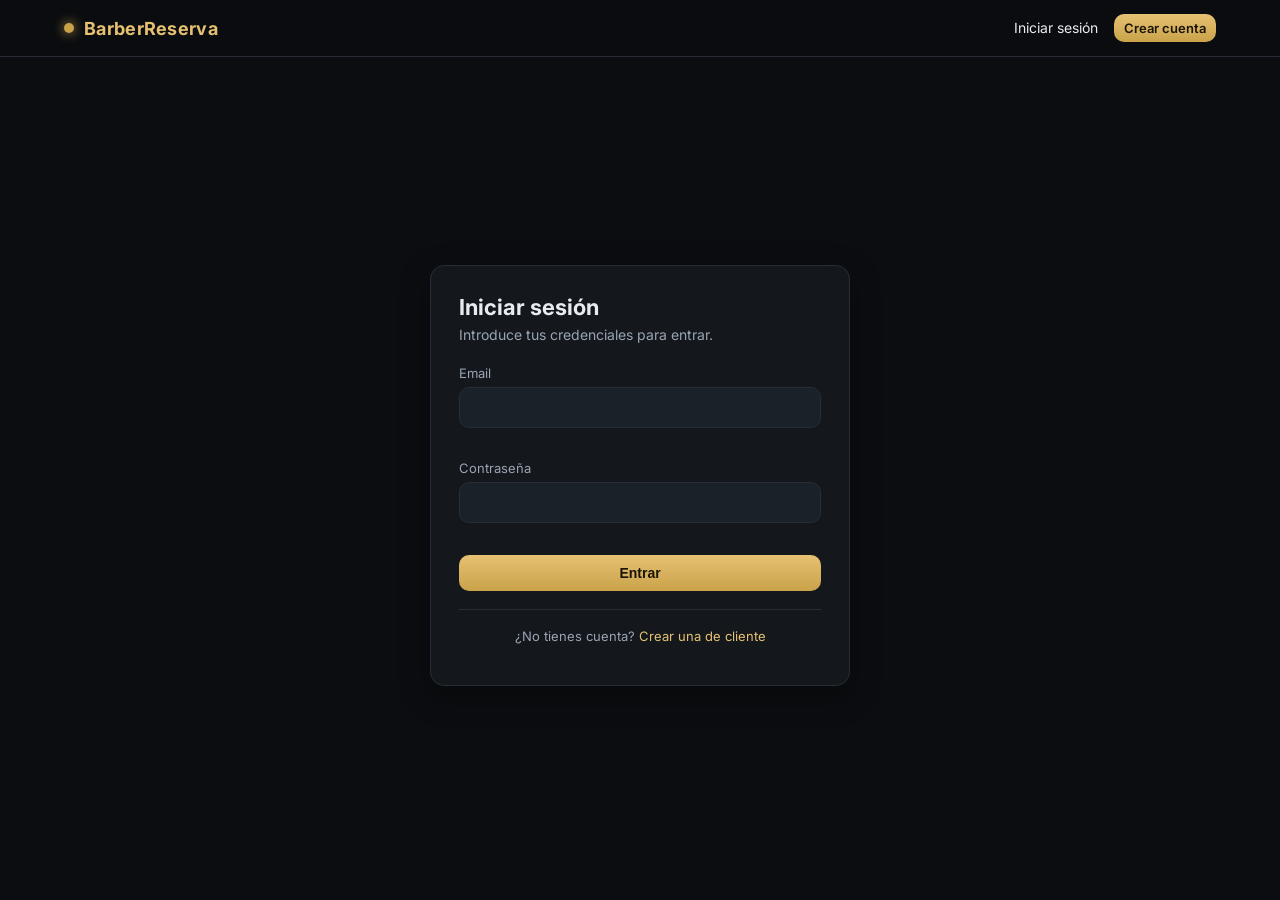
<file: admin.html>
<!doctype html>
<html lang="es">
<head>
  <meta charset="utf-8" />
  <meta name="viewport" content="width=device-width, initial-scale=1" />
  <title>Panel administrador — BarberReserva</title>
  <link rel="preconnect" href="https://fonts.googleapis.com">
  <link rel="preconnect" href="https://fonts.gstatic.com" crossorigin>
  <link href="https://fonts.googleapis.com/css2?family=Inter:wght@400;500;600;700&display=swap" rel="stylesheet">
  <link rel="stylesheet" href="styles.css" />
</head>
<body>
  <nav class="nav">
    <div class="nav-inner">
      <a class="brand" href="index.html"><span class="brand-dot"></span> BarberReserva</a>
      <div class="nav-spacer"></div>
      <div id="nav-actions"></div>
    </div>
  </nav>

  <main class="container">
    <h2 style="margin-top:0">Panel administrador</h2>
    <p class="muted" id="month-label"></p>

    <div class="grid-3">
      <div class="stat"><div class="label">Ingresos del mes</div><div class="value" id="kpi-rev">—</div></div>
      <div class="stat"><div class="label">Reservas del mes</div><div class="value" id="kpi-res">—</div></div>
      <div class="stat"><div class="label">Empleados activos</div><div class="value" id="kpi-emp">—</div></div>
    </div>

    <div class="grid-2" style="margin-top:18px">
      <div class="card">
        <h3 style="margin-top:0">Ingresos por día</h3>
        <div id="day-chart"></div>
      </div>
      <div class="card">
        <h3 style="margin-top:0">Servicios más solicitados</h3>
        <div id="top-services"></div>
      </div>
    </div>

    <div class="card" style="margin-top:18px">
      <h3 style="margin-top:0">Reservas de los trabajadores</h3>
      <p class="muted" style="margin-top:0">Filtra por trabajador y elige un día del calendario para ver las reservas.</p>
      <div class="filters">
        <div class="form-row">
          <label for="f-emp">Trabajador</label>
          <select class="select" id="f-emp"><option value="">Todos</option></select>
        </div>
      </div>
      <div class="cal-wrap" style="margin-top:8px">
        <div id="cal-container"></div>
        <div class="day-panel" id="day-panel"></div>
      </div>
    </div>

    <div class="card" style="margin-top:18px">
      <h3 style="margin-top:0">Comisiones por empleado</h3>
      <table class="table">
        <thead><tr><th>Empleado</th><th>Reservas</th><th>Ingresos</th><th>% Comisión</th><th>Total comisión</th></tr></thead>
        <tbody id="commissions"></tbody>
      </table>
    </div>
  </main>

  <script src="shared.js"></script>
  <script>
    const me = DB.me();
    if (!me || me.role !== 'admin') location.href = 'login.html';
    else {
      const d = DB.adminStats();
      document.getElementById('month-label').textContent = 'Mes en curso: ' + d.month;
      document.getElementById('kpi-rev').textContent = Number(d.totals.revenue).toFixed(2) + ' €';
      document.getElementById('kpi-res').textContent = d.totals.reservations;
      document.getElementById('kpi-emp').textContent = DB.employeesCount();

      function bar(label, val, max) {
        const pct = max > 0 ? Math.round((val / max) * 100) : 0;
        return `<div class="bar-row"><span class="label">${escapeHtml(label)}</span><span class="bar"><i style="width:${pct}%"></i></span><span class="val">${val}</span></div>`;
      }

      const maxRev = Math.max(1, ...d.byDay.map(x => Number(x.revenue) || 0));
      document.getElementById('day-chart').innerHTML = d.byDay.length
        ? d.byDay.map(x => bar(String(x.day).slice(5), Number(x.revenue).toFixed(2), maxRev)).join('')
        : '<p class="muted">Aún no hay datos este mes. Crea una reserva como cliente para ver el panel con datos.</p>';

      const maxC = Math.max(1, ...d.topServices.map(x => x.count));
      document.getElementById('top-services').innerHTML = d.topServices.length
        ? d.topServices.map(x => bar(x.name, x.count, maxC)).join('')
        : '<p class="muted">Aún no hay datos.</p>';

      const tbody = document.getElementById('commissions');
      d.commissions.forEach(c => {
        const tr = document.createElement('tr');
        tr.innerHTML = `
          <td>${escapeHtml(c.name)}</td>
          <td>${c.reservations}</td>
          <td>${Number(c.gross).toFixed(2)} €</td>
          <td>${Number(c.commission_rate).toFixed(0)}%</td>
          <td><strong>${Number(c.commission).toFixed(2)} €</strong></td>`;
        tbody.appendChild(tr);
      });

      // ---- Reservas de los trabajadores (calendario) --------------------
      const empSel = document.getElementById('f-emp');
      DB.employees().forEach(e => {
        const opt = document.createElement('option');
        opt.value = e.id; opt.textContent = e.name;
        empSel.appendChild(opt);
      });

      const MONTHS_FULL = ['enero','febrero','marzo','abril','mayo','junio','julio','agosto','septiembre','octubre','noviembre','diciembre'];
      const DOWS_FULL = ['domingo','lunes','martes','miércoles','jueves','viernes','sábado'];
      function fmtLong(ds) {
        const dt = new Date(ds + 'T00:00:00');
        return `${DOWS_FULL[dt.getDay()]} ${dt.getDate()} de ${MONTHS_FULL[dt.getMonth()]}`;
      }

      function currentList() {
        const filters = {};
        if (empSel.value) filters.employee_id = Number(empSel.value);
        return DB.allReservations(filters);
      }

      function countsForMonth(year, month) {
        const map = {};
        currentList().forEach(r => {
          const dt = new Date(r.reserved_date + 'T00:00:00');
          if (dt.getFullYear() === year && dt.getMonth() === month) {
            map[r.reserved_date] = (map[r.reserved_date] || 0) + 1;
          }
        });
        return map;
      }

      function rcard(x) {
        return `
          <div class="rcard" style="grid-template-columns: 80px 1fr auto">
            <div class="rdate" style="display:flex;flex-direction:column;justify-content:center">
              <div class="rday">${String(x.start_time).slice(0,5)}</div>
              <div class="rmon">${String(x.end_time).slice(0,5)}</div>
            </div>
            <div class="rbody">
              <div class="rserv">${escapeHtml(x.service || '—')}</div>
              <div class="rmeta">
                <span class="avatar" style="width:20px;height:20px;vertical-align:-5px;margin-right:6px"><img src="${avatarUrl(x.employee,40)}" alt=""></span>
                <strong>${escapeHtml(x.employee || '—')}</strong> · cliente: ${escapeHtml(x.client || '—')} ${x.client_phone ? '(' + escapeHtml(x.client_phone) + ')' : ''}
              </div>
              <div style="margin-top:8px">
                <span class="badge ${x.status}">${x.status}</span>
                <span class="badge ${x.payment_status}">${x.payment_status}</span>
                <button class="btn btn-sm" data-id="${x.id}" data-st="completada">Completar</button>
                <button class="btn btn-sm btn-danger" data-id="${x.id}" data-st="cancelada">Cancelar</button>
                <button class="btn btn-sm btn-danger" data-id="${x.id}" data-st="no_show">No vino</button>
                <button class="btn btn-sm" data-id="${x.id}" data-st="pendiente">Reabrir</button>
              </div>
            </div>
            <div class="rright">
              <div class="rprice">${Number(x.amount).toFixed(2)} €</div>
              <div class="rcode">${escapeHtml(x.code)}</div>
            </div>
          </div>`;
      }

      let cal;
      function onSelect(dateStr) {
        const list = currentList().filter(r => r.reserved_date === dateStr);
        const panel = document.getElementById('day-panel');
        if (!list.length) {
          panel.innerHTML = `
            <div class="dphead">
              <div class="dptitle">${fmtLong(dateStr)}</div>
              <div class="dpcount">${dateStr}</div>
            </div>
            <div class="day-empty">
              <div class="em-icon">○</div>
              <div>No hay reservas en esta fecha${empSel.value ? ' para este trabajador' : ''}.</div>
            </div>`;
          return;
        }
        panel.innerHTML = `
          <div class="dphead">
            <div class="dptitle">${fmtLong(dateStr)}</div>
            <div class="dpcount">${list.length} reserva${list.length === 1 ? '' : 's'}</div>
          </div>
          <div class="rgrid">${list.map(rcard).join('')}</div>`;
        panel.querySelectorAll('button[data-id]').forEach(b => {
          b.onclick = () => {
            DB.updateReservationStatus(Number(b.dataset.id), b.dataset.st);
            cal.refresh();
            onSelect(dateStr);
          };
        });
      }

      empSel.addEventListener('change', () => {
        if (cal) { cal.refresh(); onSelect(cal.getSelected()); }
      });

      cal = makeCalendar(document.getElementById('cal-container'), {
        getDateCounts: countsForMonth,
        onSelect,
      });
    }
  </script>
</body>
</html>
</file>
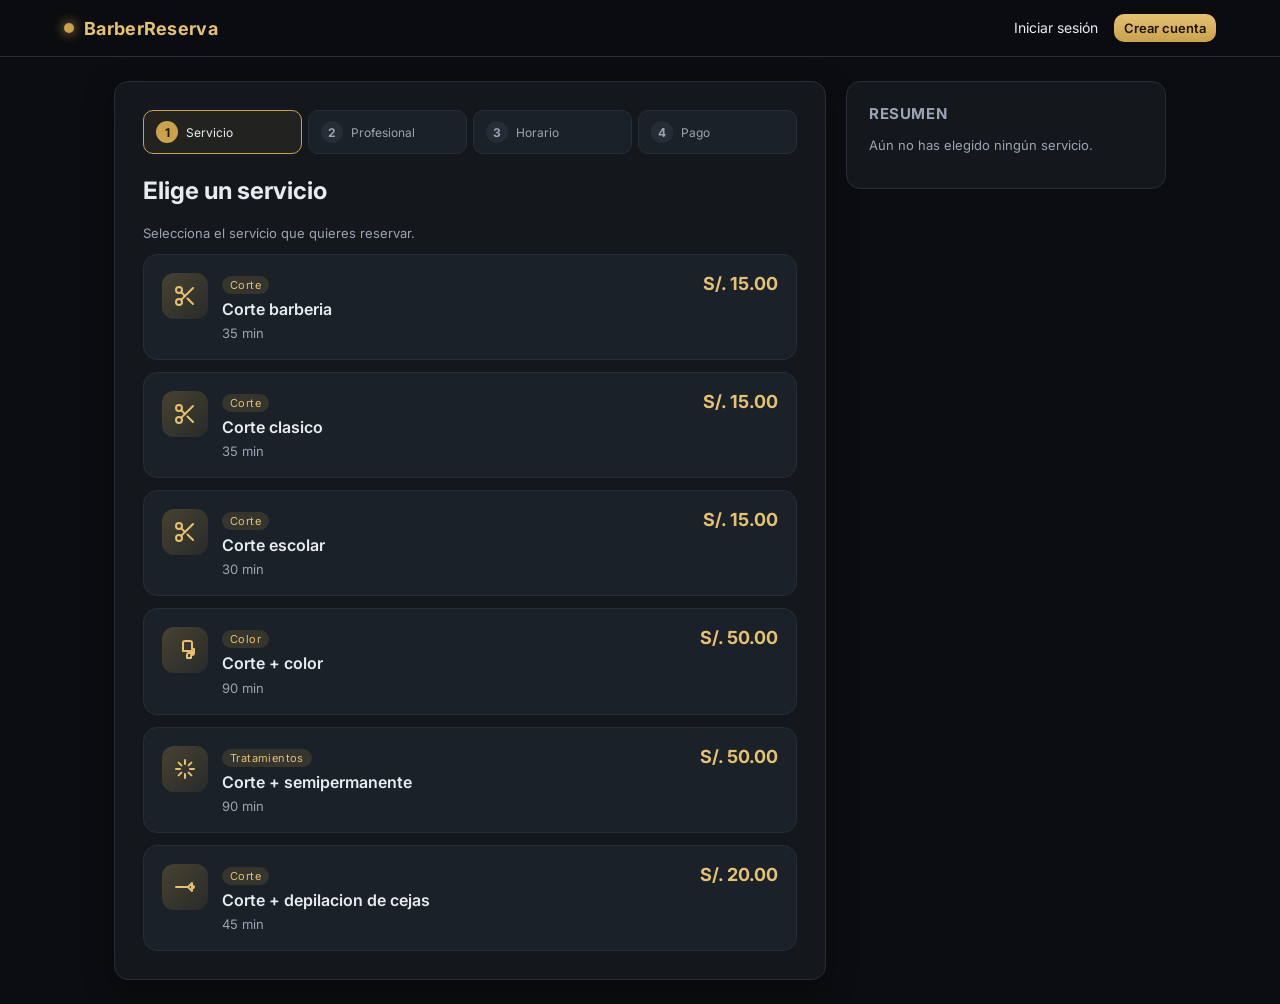
<file: book.html>
<!doctype html>
<html lang="es">
<head>
  <meta charset="utf-8" />
  <meta name="viewport" content="width=device-width, initial-scale=1" />
  <title>Reservar — BarberReserva</title>
  <link rel="preconnect" href="https://fonts.googleapis.com">
  <link rel="preconnect" href="https://fonts.gstatic.com" crossorigin>
  <link href="https://fonts.googleapis.com/css2?family=Inter:wght@400;500;600;700&display=swap" rel="stylesheet">
  <link rel="stylesheet" href="styles.css" />
</head>
<body>
  <nav class="nav">
    <div class="nav-inner">
      <a class="brand" href="index.html"><span class="brand-dot"></span> BarberReserva</a>
      <div class="nav-spacer"></div>
      <div id="nav-actions"></div>
    </div>
  </nav>

  <main class="container">
    <div id="welcome" class="form-ok" style="display:none">Cuenta creada. ¡Ya puedes reservar tu primera cita!</div>

    <div class="booking-shell">
      <div class="booking-card">
        <div class="steps-pro">
          <div class="sp active" data-sp="1"><span class="n">1</span> Servicio</div>
          <div class="sp" data-sp="2"><span class="n">2</span> Profesional</div>
          <div class="sp" data-sp="3"><span class="n">3</span> Horario</div>
          <div class="sp" data-sp="4"><span class="n">4</span> Pago</div>
        </div>

        <section id="step-1">
          <h2 style="margin-top:0">Elige un servicio</h2>
          <p class="muted">Selecciona el servicio que quieres reservar.</p>
          <div id="services" class="rgrid"></div>
        </section>

        <section id="step-2" style="display:none">
          <h2 style="margin-top:0">Elige a tu profesional</h2>
          <p class="muted">Estos profesionales pueden realizar el servicio.</p>
          <div id="employees" class="rgrid"></div>
          <div style="margin-top:18px"><button class="btn" id="back-1">← Volver</button></div>
        </section>

        <section id="step-3" style="display:none">
          <h2 style="margin-top:0">Fecha y hora</h2>
          <p class="muted">Elige el día y un horario disponible.</p>
          <div class="form-row" style="max-width:260px">
            <label for="date">Fecha</label>
            <input class="input" id="date" type="date" />
          </div>
          <div id="slots-area"></div>
          <p class="muted" id="slots-msg" style="margin-top:10px"></p>
          <div style="margin-top:18px"><button class="btn" id="back-2">← Volver</button></div>
        </section>

        <section id="step-4" style="display:none">
          <h2 style="margin-top:0">Confirmar y pagar</h2>
          <div id="pay-area">
            <p class="muted">Revisa tu reserva en el resumen y procesa el pago en modo demostración.</p>
            <div style="display:flex; gap:8px; margin-top:14px;">
              <button class="btn btn-primary" id="pay-btn">Pagar y confirmar reserva</button>
              <button class="btn" id="back-3">← Volver</button>
            </div>
          </div>
          <div id="confirm" style="display:none" class="confirm-wrap">
            <div class="form-ok">¡Reserva confirmada! Realiza tu pago escaneando el código QR oficial.</div>
            <div class="qr"><img src="QrPeluqueria.png" id="qr-img" alt="QR Oficial de la Peluquería" /></div>
            <div class="ccode" style="font-size: 20px; font-weight: bold; letter-spacing: 1px;">YAPE: 954936982</div>
            <p><a class="btn" href="mis-reservas.html">Ver mis reservas</a></p>
          </div>
        </section>
      </div>

      <aside class="summary-card" id="summary">
        <h3>Resumen</h3>
        <div id="summary-body"><p class="summary-empty">Aún no has elegido ningún servicio.</p></div>
      </aside>
    </div>
  </main>

  <script src="shared.js"></script>
  <script>
    const state = { service: null, employee: null, date: null, time: null };

    if (new URLSearchParams(location.search).get('welcome')) {
      document.getElementById('welcome').style.display = 'block';
    }

    const ICONS = {
      scissors: '<svg viewBox="0 0 24 24" fill="none" stroke="currentColor" stroke-width="2" stroke-linecap="round" stroke-linejoin="round"><circle cx="6" cy="6" r="3"/><circle cx="6" cy="18" r="3"/><line x1="20" y1="4" x2="8.12" y2="15.88"/><line x1="14.47" y1="14.48" x2="20" y2="20"/><line x1="8.12" y1="8.12" x2="12" y2="12"/></svg>',
      razor: '<svg viewBox="0 0 24 24" fill="none" stroke="currentColor" stroke-width="2" stroke-linecap="round" stroke-linejoin="round"><path d="M3 12h12l4-4v8l-4-4"/><circle cx="20" cy="12" r="1"/></svg>',
      beard: '<svg viewBox="0 0 24 24" fill="none" stroke="currentColor" stroke-width="2" stroke-linecap="round" stroke-linejoin="round"><path d="M6 6c0 4 2 6 6 6s6-2 6-6"/><path d="M5 12c0 5 3 9 7 9s7-4 7-9"/></svg>',
      paint: '<svg viewBox="0 0 24 24" fill="none" stroke="currentColor" stroke-width="2" stroke-linecap="round" stroke-linejoin="round"><path d="M19 11h2v4a2 2 0 0 1-2 2h-1v3h-4v-3a2 2 0 0 1 2-2h3v-2H10V5a2 2 0 0 1 2-2h5a2 2 0 0 1 2 2z"/></svg>',
      spark: '<svg viewBox="0 0 24 24" fill="none" stroke="currentColor" stroke-width="2" stroke-linecap="round" stroke-linejoin="round"><path d="M12 3v4M12 17v4M3 12h4M17 12h4M5.6 5.6l2.8 2.8M15.6 15.6l2.8 2.8M5.6 18.4l2.8-2.8M15.6 8.4l2.8-2.8"/></svg>',
      default: '<svg viewBox="0 0 24 24" fill="none" stroke="currentColor" stroke-width="2" stroke-linecap="round" stroke-linejoin="round"><circle cx="12" cy="12" r="9"/></svg>',
    };

    function setStep(n) {
      document.querySelectorAll('.sp').forEach(el => {
        const i = Number(el.dataset.sp);
        el.classList.toggle('active', i === n);
        el.classList.toggle('done', i < n);
      });
      [1,2,3,4].forEach(i => document.getElementById('step-' + i).style.display = (i === n) ? '' : 'none');
    }

    function renderSummary() {
      const box = document.getElementById('summary-body');
      if (!state.service) { box.innerHTML = '<p class="summary-empty">Aún no has elegido ningún servicio.</p>'; return; }
      const lines = [];
      lines.push(`<div class="summary-line"><span class="k">Servicio</span><span class="v">${escapeHtml(state.service.name)}</span></div>`);
      lines.push(`<div class="summary-line"><span class="k">Duración</span><span class="v">${state.service.duration_minutes} min</span></div>`);
      if (state.employee) lines.push(`<div class="summary-line"><span class="k">Profesional</span><span class="v">${escapeHtml(state.employee.name)}</span></div>`);
      if (state.date) lines.push(`<div class="summary-line"><span class="k">Fecha</span><span class="v">${escapeHtml(state.date)}</span></div>`);
      if (state.time) lines.push(`<div class="summary-line"><span class="k">Hora</span><span class="v">${escapeHtml(state.time)}</span></div>`);
      // Cambiado de € a S/.
      lines.push(`<div class="summary-total"><span class="tk">Total a pagar</span><span class="tv">S/. ${Number(state.service.price).toFixed(2)}</span></div>`);
      box.innerHTML = lines.join('');
    }

    function loadServices() {
      const c = document.getElementById('services');
      c.innerHTML = '';
      DB.services().forEach(s => {
        const el = document.createElement('div');
        el.className = 'service-card';
        // Cambiado de € a S/.
        el.innerHTML = `
          <div class="svc-icon">${ICONS[s.icon] || ICONS.default}</div>
          <div class="svc-card-body">
            <span class="svc-tag">${escapeHtml(s.category || '')}</span>
            <div class="svc-title">${escapeHtml(s.name)}</div>
            <div class="svc-meta">${s.duration_minutes} min</div>
          </div>
          <div class="svc-price">S/. ${Number(s.price).toFixed(2)}</div>`;
        el.onclick = () => {
          document.querySelectorAll('#services .service-card').forEach(x => x.classList.remove('active'));
          el.classList.add('active');
          state.service = s; state.employee = null; state.date = null; state.time = null;
          renderSummary(); loadEmployees(); setStep(2);
        };
        c.appendChild(el);
      });
    }

    function loadEmployees() {
      const c = document.getElementById('employees');
      c.innerHTML = '';
      DB.employeesForService(state.service.id).forEach(e => {
        const el = document.createElement('div');
        el.className = 'emp-card';
        el.innerHTML = `
          <div class="avatar avatar-lg"><img src="${avatarUrl(e.name, 128)}" alt=""></div>
          <div>
            <div class="ename">${escapeHtml(e.name)}</div>
            <div class="ehint">Profesional disponible</div>
          </div>`;
        el.onclick = () => {
          document.querySelectorAll('#employees .emp-card').forEach(x => x.classList.remove('active'));
          el.classList.add('active');
          state.employee = e; state.date = null; state.time = null;
          renderSummary(); prepareDate(); setStep(3);
        };
        c.appendChild(el);
      });
    }

    function prepareDate() {
      const d = document.getElementById('date');
      const today = new Date().toISOString().slice(0, 10);
      d.min = today;
      if (!d.value) d.value = today;
      d.onchange = loadSlots;
      loadSlots();
    }

    function loadSlots() {
      const date = document.getElementById('date').value;
      state.date = date; state.time = null; renderSummary();
      const area = document.getElementById('slots-area');
      const msg = document.getElementById('slots-msg');
      const { slots } = DB.availability({ employee_id: state.employee.id, service_id: state.service.id, date });
      if (!slots.length) { area.innerHTML = ''; msg.textContent = 'Sin huecos para ese día. Prueba con otro.'; return; }
      msg.textContent = '';
      const morning = slots.filter(t => parseInt(t) < 14);
      const afternoon = slots.filter(t => parseInt(t) >= 14);
      function group(title, list) {
        if (!list.length) return '';
        return `<div class="slot-section"><h4>${title}</h4><div class="slot-grid">${list.map(t => `<div class="slot-pill" data-t="${t}">${t}</div>`).join('')}</div></div>`;
      }
      area.innerHTML = group('Mañana', morning) + group('Tarde', afternoon);
      area.querySelectorAll('.slot-pill').forEach(el => {
        el.onclick = () => {
          area.querySelectorAll('.slot-pill').forEach(x => x.classList.remove('active'));
          el.classList.add('active');
          state.time = el.dataset.t;
          renderSummary();
          setStep(4);
        };
      });
    }

    document.getElementById('back-1').onclick = () => setStep(1);
    document.getElementById('back-2').onclick = () => setStep(2);
    document.getElementById('back-3').onclick = () => setStep(3);

    document.getElementById('pay-btn').onclick = () => {
      const user = DB.me();
      if (!user) { location.href = 'login.html'; return; }
      const btn = document.getElementById('pay-btn');
      btn.disabled = true; btn.textContent = 'Procesando pago…';
      try {
        const r = DB.createReservation({
          employee_id: state.employee.id,
          service_id: state.service.id,
          date: state.date,
          start_time: state.time,
        });
        
        // LAS DOS LÍNEAS COMENTADAS CORRECTAMENTE AQUÍ:
        // document.getElementById('code').textContent = r.code;
        // document.getElementById('qr-img').src = 'https://api.qrserver.com/v1/create-qr-code/?size=200x200&data=' + encodeURIComponent('BARBER:' + r.code);
        
        document.getElementById('pay-area').style.display = 'none';
        document.getElementById('confirm').style.display = 'block';
      } catch (err) {
        btn.disabled = false; btn.textContent = 'Pagar y confirmar reserva';
        alert(err.message);
      }
    };

    // Block non-clients from booking
    const me = DB.me();
    if (me && me.role !== 'client') {
      document.querySelector('.booking-shell').innerHTML = `
        <div class="booking-card">
          <h2 style="margin-top:0">Reservas solo para clientes</h2>
          <p class="muted">Tu cuenta es de tipo ${me.role === 'admin' ? 'Administrador' : 'Trabajador'}. Esta sección es para clientes.</p>
          <a class="btn btn-primary" href="${me.role === 'admin' ? 'admin.html' : 'dashboard.html'}">Ir a mi panel</a>
        </div>`;
    } else {
      loadServices();
      renderSummary();
    }
  </script>
</body>
</html>
</file>
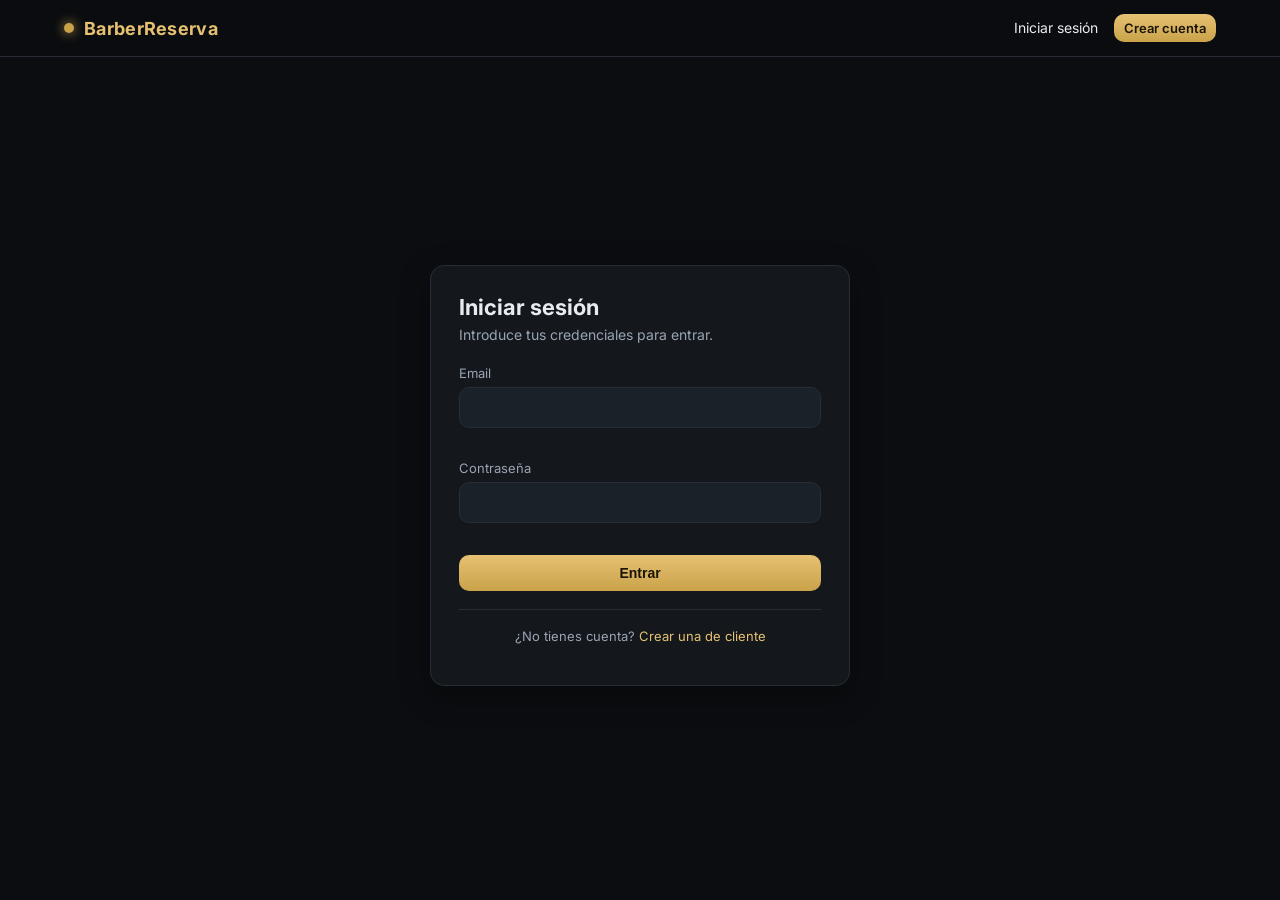
<file: dashboard.html>
<!doctype html>
<html lang="es">
<head>
  <meta charset="utf-8" />
  <meta name="viewport" content="width=device-width, initial-scale=1" />
  <title>Mi agenda — BarberReserva</title>
  <link rel="preconnect" href="https://fonts.googleapis.com">
  <link rel="preconnect" href="https://fonts.gstatic.com" crossorigin>
  <link href="https://fonts.googleapis.com/css2?family=Inter:wght@400;500;600;700&display=swap" rel="stylesheet">
  <link rel="stylesheet" href="styles.css" />
</head>
<body>
  <nav class="nav">
    <div class="nav-inner">
      <a class="brand" href="index.html"><span class="brand-dot"></span> BarberReserva</a>
      <div class="nav-spacer"></div>
      <div id="nav-actions"></div>
    </div>
  </nav>

  <main class="container">
    <div class="profile-hero" id="hero" style="margin-bottom:24px"></div>
    <h2 style="margin:0 0 14px">Mi agenda</h2>
    <p class="muted" style="margin:0 0 14px">Selecciona un día del calendario para ver tus citas.</p>

    <div class="cal-wrap">
      <div id="cal-container"></div>
      <div class="day-panel" id="day-panel"></div>
    </div>
  </main>

  <script src="shared.js"></script>
  <script>
    const me = DB.me();
    if (!me) location.href = 'login.html';
    else if (me.role !== 'employee' && me.role !== 'admin') location.href = 'index.html';
    else {
      document.getElementById('hero').innerHTML = `
        <img src="${avatarUrl(me.name, 220)}" alt="" />
        <div>
          <div class="pname">${escapeHtml(me.name)}</div>
          <span class="prole">${me.role === 'admin' ? 'Administrador' : 'Trabajador'}</span>
          <div class="muted" style="margin-top:8px">${escapeHtml(me.email)}${me.phone ? ' · ' + escapeHtml(me.phone) : ''}</div>
        </div>`;

      const MONTHS_FULL = ['enero','febrero','marzo','abril','mayo','junio','julio','agosto','septiembre','octubre','noviembre','diciembre'];
      const DOWS_FULL = ['domingo','lunes','martes','miércoles','jueves','viernes','sábado'];
      function fmtLong(ds) {
        const d = new Date(ds + 'T00:00:00');
        return `${DOWS_FULL[d.getDay()]} ${d.getDate()} de ${MONTHS_FULL[d.getMonth()]}`;
      }

      function getAll() {
        // all reservations assigned to this worker
        return DB.allReservations({ employee_id: me.id });
      }

      function countsForMonth(year, month) {
        const map = {};
        getAll().forEach(r => {
          const d = new Date(r.reserved_date + 'T00:00:00');
          if (d.getFullYear() === year && d.getMonth() === month) {
            map[r.reserved_date] = (map[r.reserved_date] || 0) + 1;
          }
        });
        return map;
      }

      function rcard(x) {
        return `
          <div class="rcard" style="grid-template-columns: 80px 1fr auto">
            <div class="rdate" style="display:flex;flex-direction:column;justify-content:center">
              <div class="rday">${String(x.start_time).slice(0,5)}</div>
              <div class="rmon">${String(x.end_time).slice(0,5)}</div>
            </div>
            <div class="rbody">
              <div class="rserv">${escapeHtml(x.service)}</div>
              <div class="rmeta">
                <span class="avatar" style="width:20px;height:20px;vertical-align:-5px;margin-right:6px"><img src="${avatarUrl(x.client,40)}" alt=""></span>
                ${escapeHtml(x.client)} · ${escapeHtml(x.client_phone || '')}
              </div>
              <div style="margin-top:8px">
                <span class="badge ${x.status}">${x.status}</span>
                <button class="btn btn-sm" data-id="${x.id}" data-st="completada">Completar</button>
                <button class="btn btn-sm btn-danger" data-id="${x.id}" data-st="no_show">No vino</button>
                <button class="btn btn-sm btn-danger" data-id="${x.id}" data-st="cancelada">Cancelar</button>
              </div>
            </div>
            <div class="rright">
              <div class="rprice">${Number(x.amount).toFixed(2)} €</div>
              <div class="rcode">${escapeHtml(x.code)}</div>
            </div>
          </div>`;
      }

      let cal;
      function onSelect(dateStr) {
        const list = getAll().filter(r => r.reserved_date === dateStr);
        const panel = document.getElementById('day-panel');
        if (!list.length) {
          panel.innerHTML = `
            <div class="dphead">
              <div class="dptitle">${fmtLong(dateStr)}</div>
              <div class="dpcount">${dateStr}</div>
            </div>
            <div class="day-empty">
              <div class="em-icon">○</div>
              <div>No tienes reservas esta fecha.</div>
            </div>`;
          return;
        }
        panel.innerHTML = `
          <div class="dphead">
            <div class="dptitle">${fmtLong(dateStr)}</div>
            <div class="dpcount">${list.length} cita${list.length === 1 ? '' : 's'}</div>
          </div>
          <div class="rgrid">${list.map(rcard).join('')}</div>`;
        panel.querySelectorAll('button[data-id]').forEach(b => {
          b.onclick = () => {
            DB.updateReservationStatus(Number(b.dataset.id), b.dataset.st);
            cal.refresh();
            onSelect(dateStr);
          };
        });
      }

      cal = makeCalendar(document.getElementById('cal-container'), {
        getDateCounts: countsForMonth,
        onSelect,
      });
    }
  </script>
</body>
</html>
</file>
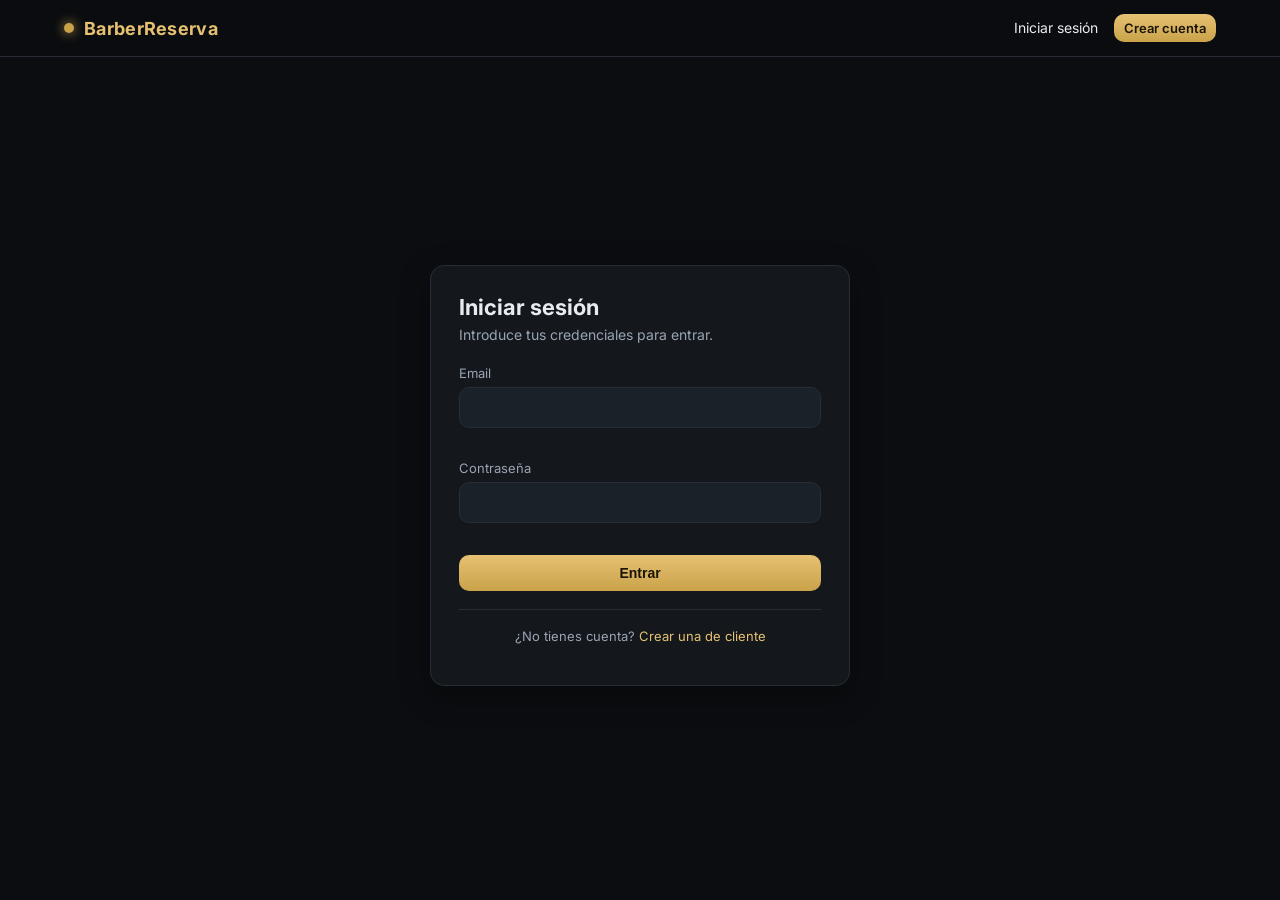
<file: login.html>
<!doctype html>
<html lang="es">
<head>
  <meta charset="utf-8" />
  <meta name="viewport" content="width=device-width, initial-scale=1" />
  <title>Iniciar sesión — BarberReserva</title>
  <link rel="preconnect" href="https://fonts.googleapis.com">
  <link rel="preconnect" href="https://fonts.gstatic.com" crossorigin>
  <link href="https://fonts.googleapis.com/css2?family=Inter:wght@400;500;600;700&display=swap" rel="stylesheet">
  <link rel="stylesheet" href="styles.css" />
</head>
<body>
  <nav class="nav">
    <div class="nav-inner">
      <a class="brand" href="index.html"><span class="brand-dot"></span> BarberReserva</a>
      <div class="nav-spacer"></div>
      <div id="nav-actions"></div>
    </div>
  </nav>

  <main class="auth-wrap">
    <div class="card narrow">
      <h2>Iniciar sesión</h2>
      <p class="sub">Introduce tus credenciales para entrar.</p>

      <form id="login-form" novalidate>
        <div class="form-row">
          <label for="email">Email</label>
          <input class="input" id="email" name="email" type="email" autocomplete="email" required />
          <div class="field-error" data-for="email"></div>
        </div>
        <div class="form-row">
          <label for="password">Contraseña</label>
          <input class="input" id="password" name="password" type="password" autocomplete="current-password" required />
          <div class="field-error" data-for="password"></div>
        </div>
        <button class="btn btn-primary btn-block" type="submit" id="submit-btn">Entrar</button>
      </form>
      <div class="divider"></div>
      <p class="muted center">¿No tienes cuenta? <a href="register.html">Crear una de cliente</a></p>
    </div>
  </main>

  <script src="shared.js"></script>
  <script>
    const form = document.getElementById('login-form');
    const btn = document.getElementById('submit-btn');

    function setFieldError(name, msg) {
      const input = form.querySelector(`[name="${name}"]`);
      const err = form.querySelector(`.field-error[data-for="${name}"]`);
      if (msg) { input.classList.add('invalid'); err.textContent = msg; }
      else { input.classList.remove('invalid'); err.textContent = ''; }
    }
    form.querySelectorAll('input').forEach(i => i.addEventListener('input', () => setFieldError(i.name, '')));

    form.addEventListener('submit', async (e) => {
      e.preventDefault();
      clearError(form);
      setFieldError('email', ''); setFieldError('password', '');
      const email = form.email.value.trim();
      const password = form.password.value;
      let invalid = false;
      if (!email) { setFieldError('email', 'Introduce tu email.'); invalid = true; }
      if (!password) { setFieldError('password', 'Introduce tu contraseña.'); invalid = true; }
      if (invalid) return;

      btn.disabled = true; btn.textContent = 'Entrando…';
      try {
        const u = await DB.login({ email, password });
        const dest = u.role === 'admin' ? 'admin.html' : (u.role === 'employee' ? 'dashboard.html' : 'mis-reservas.html');
        location.href = dest;
      } catch (err) {
        btn.disabled = false; btn.textContent = 'Entrar';
        showError(form, err.message || 'No se pudo iniciar sesión.');
      }
    });
  </script>
</body>
</html>
</file>
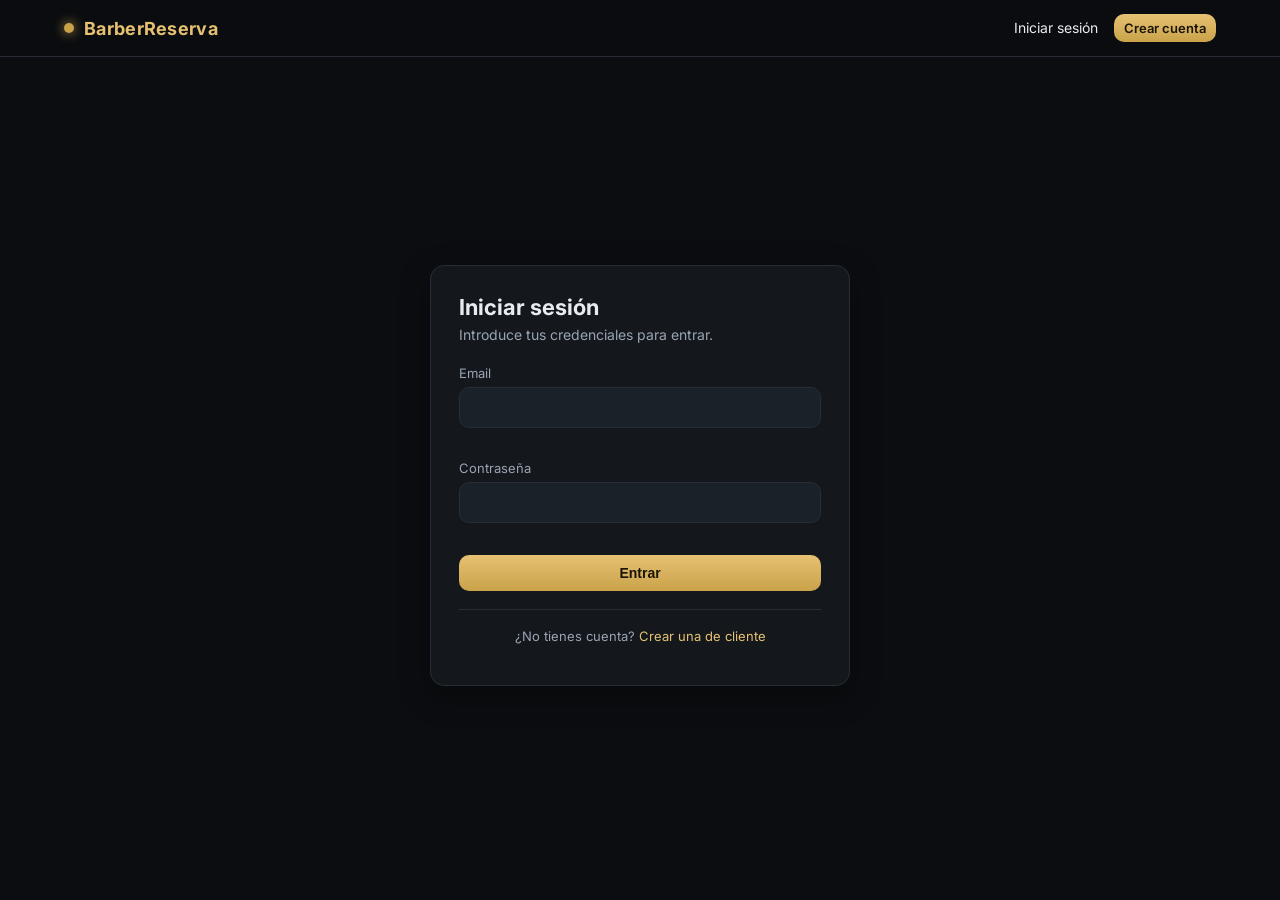
<file: mis-reservas.html>
<!doctype html>
<html lang="es">
<head>
  <meta charset="utf-8" />
  <meta name="viewport" content="width=device-width, initial-scale=1" />
  <title>Mis reservas — BarberReserva</title>
  <link rel="preconnect" href="https://fonts.googleapis.com">
  <link rel="preconnect" href="https://fonts.gstatic.com" crossorigin>
  <link href="https://fonts.googleapis.com/css2?family=Inter:wght@400;500;600;700&display=swap" rel="stylesheet">
  <link rel="stylesheet" href="styles.css" />
</head>
<body>
  <nav class="nav">
    <div class="nav-inner">
      <a class="brand" href="index.html"><span class="brand-dot"></span> BarberReserva</a>
      <div class="nav-spacer"></div>
      <div id="nav-actions"></div>
    </div>
  </nav>

  <main class="container">
    <div class="between" style="margin-bottom:18px">
      <div>
        <h2 style="margin:0">Mis reservas</h2>
        <p class="muted" id="count" style="margin:4px 0 0"></p>
      </div>
      <a class="btn btn-primary" href="book.html">Nueva reserva</a>
    </div>

    <div class="cal-wrap">
      <div id="cal-container"></div>
      <div class="day-panel" id="day-panel"></div>
    </div>
  </main>

  <script src="shared.js"></script>
  <script>
    const me = DB.me();
    if (!me) location.href = 'login.html';
    else if (me.role !== 'client') {
      location.href = me.role === 'admin' ? 'admin.html' : 'dashboard.html';
    } else {
      const list = DB.myReservations();
      document.getElementById('count').textContent = list.length === 0
        ? 'Aún no has reservado nada. Pulsa "Nueva reserva" para empezar.'
        : list.length + ' reserva' + (list.length === 1 ? '' : 's') + ' en total. Selecciona un día del calendario.';

      function countsForMonth(year, month) {
        const map = {};
        list.forEach(r => {
          const d = new Date(r.reserved_date + 'T00:00:00');
          if (d.getFullYear() === year && d.getMonth() === month) {
            map[r.reserved_date] = (map[r.reserved_date] || 0) + 1;
          }
        });
        return map;
      }

      const MES = ['ENE','FEB','MAR','ABR','MAY','JUN','JUL','AGO','SEP','OCT','NOV','DIC'];
      const MONTHS_FULL = ['enero','febrero','marzo','abril','mayo','junio','julio','agosto','septiembre','octubre','noviembre','diciembre'];
      const DOWS_FULL = ['domingo','lunes','martes','miércoles','jueves','viernes','sábado'];

      function fmtLong(ds) {
        const d = new Date(ds + 'T00:00:00');
        return `${DOWS_FULL[d.getDay()]} ${d.getDate()} de ${MONTHS_FULL[d.getMonth()]}`;
      }

      function card(x) {
        return `
          <div class="rcard" style="grid-template-columns: 1fr auto">
            <div class="rbody">
              <div class="rserv">${escapeHtml(x.service)}</div>
              <div class="rmeta">
                <span class="avatar" style="width:20px;height:20px;vertical-align:-5px;margin-right:6px"><img src="${avatarUrl(x.employee,40)}" alt=""></span>
                ${escapeHtml(x.employee)} · ${String(x.start_time).slice(0,5)} – ${String(x.end_time).slice(0,5)}
              </div>
              <div style="margin-top:8px">
                <span class="badge ${x.status}">${x.status}</span>
                <span class="badge ${x.payment_status}">${x.payment_status}</span>
              </div>
            </div>
            <div class="rright">
              <div class="rprice">${Number(x.amount).toFixed(2)} €</div>
              <div class="rcode">${escapeHtml(x.code)}</div>
            </div>
          </div>`;
      }

      function onSelect(dateStr) {
        const dayList = list.filter(r => r.reserved_date === dateStr);
        const panel = document.getElementById('day-panel');
        if (!dayList.length) {
          panel.innerHTML = `
            <div class="dphead">
              <div class="dptitle">${fmtLong(dateStr)}</div>
              <div class="dpcount">${dateStr}</div>
            </div>
            <div class="day-empty">
              <div class="em-icon">○</div>
              <div>No tienes reservas en esta fecha.</div>
              <div style="margin-top:10px"><a class="btn btn-sm btn-primary" href="book.html">Reservar este día</a></div>
            </div>`;
          return;
        }
        panel.innerHTML = `
          <div class="dphead">
            <div class="dptitle">${fmtLong(dateStr)}</div>
            <div class="dpcount">${dayList.length} reserva${dayList.length === 1 ? '' : 's'}</div>
          </div>
          <div class="rgrid">${dayList.map(card).join('')}</div>`;
      }

      makeCalendar(document.getElementById('cal-container'), {
        getDateCounts: countsForMonth,
        onSelect,
      });
    }
  </script>
</body>
</html>
</file>
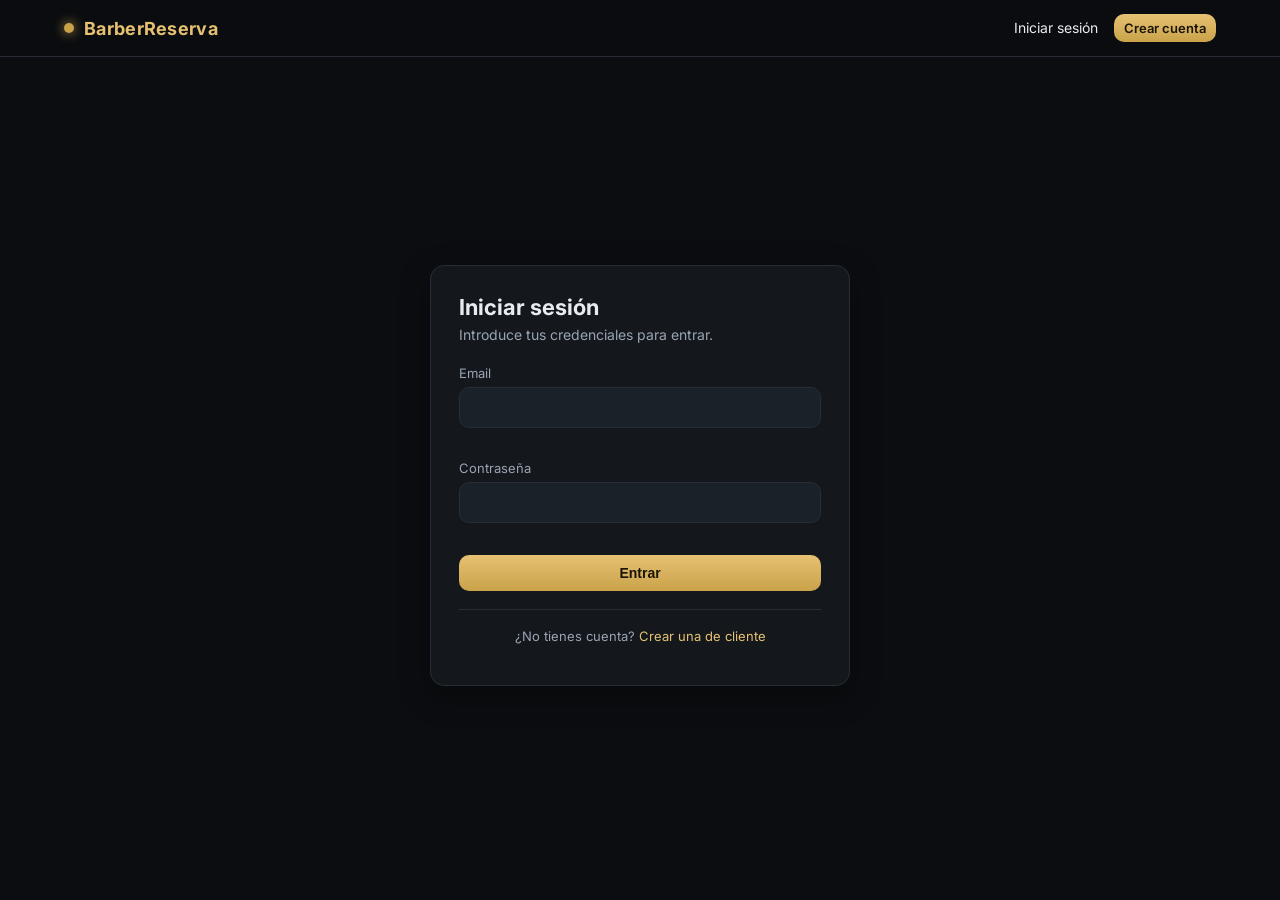
<file: profile.html>
<!doctype html>
<html lang="es">
<head>
  <meta charset="utf-8" />
  <meta name="viewport" content="width=device-width, initial-scale=1" />
  <title>Mi perfil — BarberReserva</title>
  <link rel="preconnect" href="https://fonts.googleapis.com">
  <link rel="preconnect" href="https://fonts.gstatic.com" crossorigin>
  <link href="https://fonts.googleapis.com/css2?family=Inter:wght@400;500;600;700&display=swap" rel="stylesheet">
  <link rel="stylesheet" href="styles.css" />
</head>
<body>
  <nav class="nav">
    <div class="nav-inner">
      <a class="brand" href="index.html"><span class="brand-dot"></span> BarberReserva</a>
      <div class="nav-spacer"></div>
      <div id="nav-actions"></div>
    </div>
  </nav>

  <main class="container">
    <h2 style="margin-top:0">Mi perfil</h2>

    <div class="profile-hero">
      <img id="avatar" alt="Avatar" />
      <div>
        <div id="pname" class="pname">—</div>
        <span id="prole" class="prole">—</span>
      </div>
    </div>

    <div class="card">
      <div class="between" style="margin-bottom:14px">
        <h3 style="margin:0">Datos personales</h3>
        <button class="btn btn-sm" id="edit-btn">Editar</button>
      </div>

      <div id="view-mode" class="profile-info">
        <div class="info-item"><div class="ilabel">Nombre completo</div><div class="ivalue" id="v-name">—</div></div>
        <div class="info-item"><div class="ilabel">Email</div><div class="ivalue" id="v-email">—</div></div>
        <div class="info-item"><div class="ilabel">Teléfono</div><div class="ivalue" id="v-phone">—</div></div>
        <div class="info-item"><div class="ilabel">Edad</div><div class="ivalue" id="v-age">—</div></div>
        <div class="info-item" id="v-comm-wrap" style="display:none"><div class="ilabel">% Comisión</div><div class="ivalue" id="v-comm">—</div></div>
      </div>

      <form id="edit-mode" style="display:none">
        <div class="profile-info">
          <div class="form-row">
            <label for="e-name">Nombre completo</label>
            <input class="input" id="e-name" name="name" />
          </div>
          <div class="form-row">
            <label>Email</label>
            <input class="input" id="e-email" disabled />
          </div>
          <div class="form-row">
            <label for="e-phone">Teléfono</label>
            <input class="input" id="e-phone" name="phone" type="tel" />
          </div>
          <div class="form-row">
            <label for="e-age">Edad</label>
            <input class="input" id="e-age" name="age" type="number" min="14" max="120" />
          </div>
        </div>
        <div style="margin-top:14px; display:flex; gap:8px">
          <button class="btn btn-primary" type="submit">Guardar</button>
          <button class="btn" type="button" id="cancel-btn">Cancelar</button>
        </div>
      </form>
    </div>

    <div id="employee-extra" style="display:none; margin-top:18px"></div>
  </main>

  <script src="shared.js"></script>
  <script>
    const me = DB.me();
    if (!me) { location.href = 'login.html'; }

    function fmt(v) { return v == null || v === '' ? '—' : v; }
    function roleLabel(r) { return r === 'admin' ? 'Administrador' : r === 'employee' ? 'Trabajador' : 'Cliente'; }

    function paint() {
      const m = DB.me();
      document.getElementById('avatar').src = avatarUrl(m.name, 220);
      document.getElementById('pname').textContent = m.name;
      document.getElementById('prole').textContent = roleLabel(m.role);
      document.getElementById('v-name').textContent = fmt(m.name);
      document.getElementById('v-email').textContent = fmt(m.email);
      document.getElementById('v-phone').textContent = fmt(m.phone);
      document.getElementById('v-age').textContent = m.age ? (m.age + ' años') : '—';
      if (m.role === 'employee') {
        document.getElementById('v-comm-wrap').style.display = '';
        document.getElementById('v-comm').textContent = (m.commission_rate || 30) + '%';
      }
      document.getElementById('e-name').value = m.name || '';
      document.getElementById('e-email').value = m.email || '';
      document.getElementById('e-phone').value = m.phone || '';
      document.getElementById('e-age').value = m.age || '';

      // Worker extra: upcoming reservations
      if (m.role === 'employee') {
        const list = DB.upcomingForEmployee(m.id);
        const box = document.getElementById('employee-extra');
        box.style.display = '';
        box.innerHTML = `
          <div class="card">
            <h3 style="margin-top:0">Mis próximas reservas (${list.length})</h3>
            ${list.length === 0 ? '<p class="muted">Sin reservas próximas.</p>' :
              '<div class="rgrid">' + list.map(x => `
                <div class="rcard">
                  <div class="rdate">
                    <div class="rday">${x.reserved_date.slice(8,10)}</div>
                    <div class="rmon">${x.reserved_date.slice(0,7)}</div>
                  </div>
                  <div class="rbody">
                    <div class="rserv">${escapeHtml(x.service)}</div>
                    <div class="rmeta">${escapeHtml(x.client)} · ${String(x.start_time).slice(0,5)} – ${String(x.end_time).slice(0,5)}</div>
                  </div>
                  <div class="rright">
                    <div class="rprice">${Number(x.amount).toFixed(2)} €</div>
                    <div class="rcode">${escapeHtml(x.code)}</div>
                  </div>
                </div>`).join('') + '</div>'}
          </div>`;
      }
    }
    paint();

    const viewEl = document.getElementById('view-mode');
    const editEl = document.getElementById('edit-mode');
    document.getElementById('edit-btn').onclick = () => {
      const editing = editEl.style.display !== 'none';
      editEl.style.display = editing ? 'none' : '';
      viewEl.style.display = editing ? '' : 'none';
    };
    document.getElementById('cancel-btn').onclick = () => {
      editEl.style.display = 'none'; viewEl.style.display = '';
    };
    editEl.addEventListener('submit', (e) => {
      e.preventDefault();
      DB.updateProfile({
        name: document.getElementById('e-name').value.trim(),
        phone: document.getElementById('e-phone').value.trim(),
        age: document.getElementById('e-age').value ? Number(document.getElementById('e-age').value) : null,
      });
      editEl.style.display = 'none'; viewEl.style.display = '';
      paint();
      renderNav();
    });
  </script>
</body>
</html>
</file>
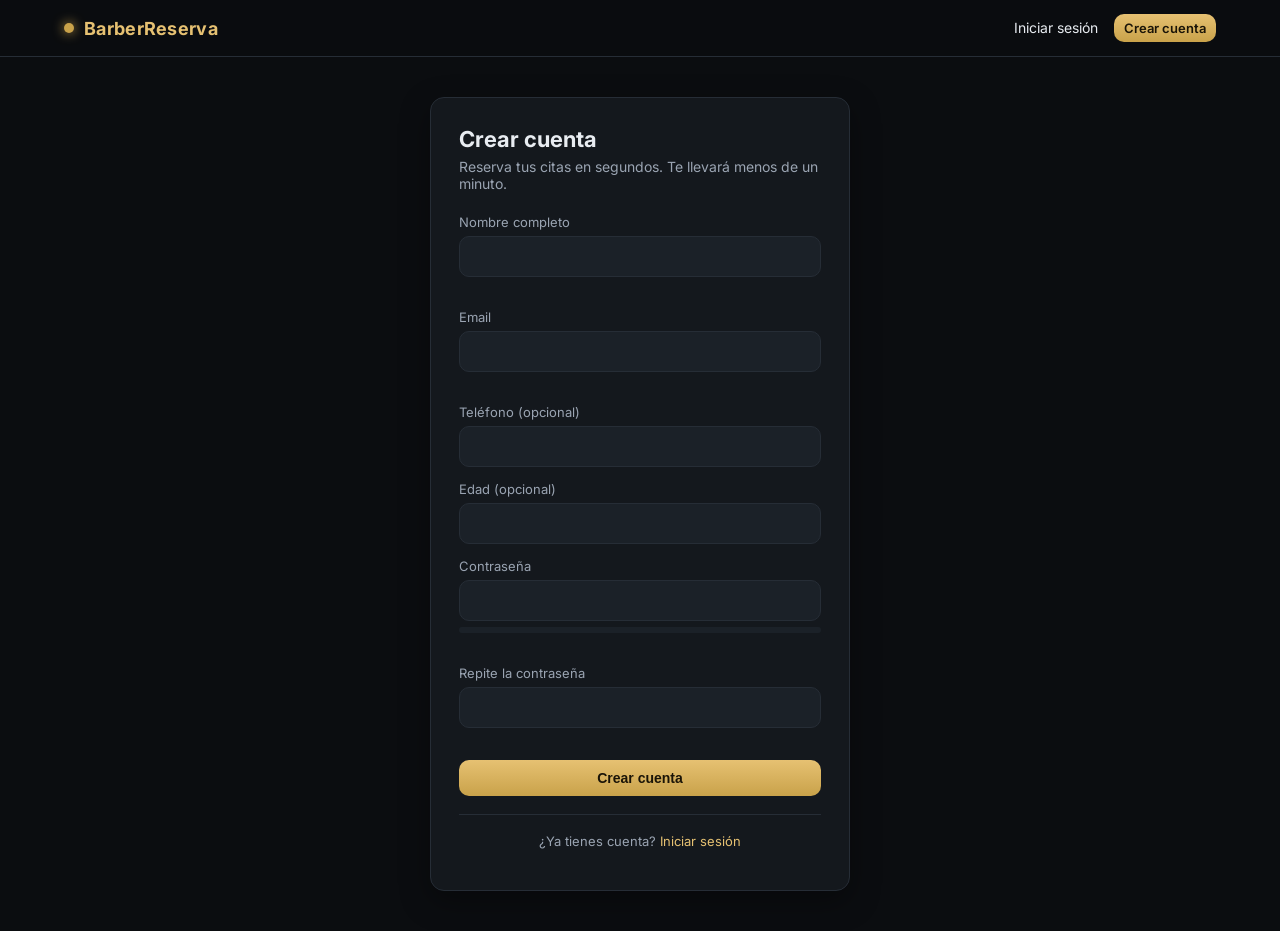
<file: register.html>
<!doctype html>
<html lang="es">
<head>
  <meta charset="utf-8" />
  <meta name="viewport" content="width=device-width, initial-scale=1" />
  <title>Crear cuenta — BarberReserva</title>
  <link rel="preconnect" href="https://fonts.googleapis.com">
  <link rel="preconnect" href="https://fonts.gstatic.com" crossorigin>
  <link href="https://fonts.googleapis.com/css2?family=Inter:wght@400;500;600;700&display=swap" rel="stylesheet">
  <link rel="stylesheet" href="styles.css" />
</head>
<body>
  <nav class="nav">
    <div class="nav-inner">
      <a class="brand" href="index.html"><span class="brand-dot"></span> BarberReserva</a>
      <div class="nav-spacer"></div>
      <div id="nav-actions"></div>
    </div>
  </nav>

  <main class="auth-wrap">
    <div class="card narrow">
      <h2>Crear cuenta</h2>
      <p class="sub">Reserva tus citas en segundos. Te llevará menos de un minuto.</p>
      <form id="register-form" novalidate>
        <div class="form-row">
          <label for="name">Nombre completo</label>
          <input class="input" id="name" name="name" type="text" autocomplete="name" required />
          <div class="field-error" data-for="name"></div>
        </div>
        <div class="form-row">
          <label for="email">Email</label>
          <input class="input" id="email" name="email" type="email" autocomplete="email" required />
          <div class="field-error" data-for="email"></div>
        </div>
        <div class="form-row">
          <label for="phone">Teléfono <span class="muted">(opcional)</span></label>
          <input class="input" id="phone" name="phone" type="tel" autocomplete="tel" />
        </div>
        <div class="form-row">
          <label for="age">Edad <span class="muted">(opcional)</span></label>
          <input class="input" id="age" name="age" type="number" min="14" max="120" />
        </div>
        <div class="form-row">
          <label for="password">Contraseña</label>
          <input class="input" id="password" name="password" type="password" autocomplete="new-password" required minlength="6" />
          <div class="password-meter"><div id="meter"></div></div>
          <div class="field-error" data-for="password"></div>
        </div>
        <div class="form-row">
          <label for="password2">Repite la contraseña</label>
          <input class="input" id="password2" name="password2" type="password" autocomplete="new-password" required />
          <div class="field-error" data-for="password2"></div>
        </div>
        <button class="btn btn-primary btn-block" type="submit" id="submit-btn">Crear cuenta</button>
      </form>
      <div class="divider"></div>
      <p class="muted center">¿Ya tienes cuenta? <a href="login.html">Iniciar sesión</a></p>
    </div>
  </main>

  <script src="shared.js"></script>
  <script>
    const form = document.getElementById('register-form');
    const btn = document.getElementById('submit-btn');
    const meter = document.getElementById('meter');
    const EMAIL_RE = /^[^@\s]+@[^@\s]+\.[^@\s]+$/;

    function setFieldError(name, msg) {
      const input = form.querySelector(`[name="${name}"]`);
      const err = form.querySelector(`.field-error[data-for="${name}"]`);
      if (!input) return;
      if (msg) { input.classList.add('invalid'); if (err) err.textContent = msg; }
      else { input.classList.remove('invalid'); if (err) err.textContent = ''; }
    }
    form.querySelectorAll('input').forEach(i => i.addEventListener('input', () => setFieldError(i.name, '')));

    form.password.addEventListener('input', () => {
      const v = form.password.value;
      let score = 0;
      if (v.length >= 6) score++;
      if (v.length >= 10) score++;
      if (/[A-Z]/.test(v) && /[a-z]/.test(v)) score++;
      if (/\d/.test(v)) score++;
      if (/[^A-Za-z0-9]/.test(v)) score++;
      const pct = Math.min(100, score * 20);
      meter.style.width = pct + '%';
      meter.style.background = pct < 40 ? '#f87171' : pct < 70 ? '#fbbf24' : '#4ade80';
    });

    form.addEventListener('submit', async (e) => {
      e.preventDefault();
      clearError(form);
      ['name','email','password','password2'].forEach(n => setFieldError(n, ''));

      const name = form.name.value.trim();
      const email = form.email.value.trim().toLowerCase();
      const phone = form.phone.value.trim();
      const age = form.age.value ? Number(form.age.value) : null;
      const password = form.password.value;
      const password2 = form.password2.value;

      let invalid = false;
      if (name.length < 2) { setFieldError('name', 'Introduce tu nombre completo.'); invalid = true; }
      if (!EMAIL_RE.test(email)) { setFieldError('email', 'Email no válido.'); invalid = true; }
      if (password.length < 6) { setFieldError('password', 'Mínimo 6 caracteres.'); invalid = true; }
      if (password !== password2) { setFieldError('password2', 'Las contraseñas no coinciden.'); invalid = true; }
      if (invalid) return;

      btn.disabled = true; btn.textContent = 'Creando cuenta…';
      try {
        await DB.register({ name, email, phone, age, password });
        location.href = 'book.html?welcome=1';
      } catch (err) {
        btn.disabled = false; btn.textContent = 'Crear cuenta';
        if (/email/i.test(err.message)) setFieldError('email', err.message);
        else showError(form, err.message || 'No se pudo crear la cuenta.');
      }
    });
  </script>
</body>
</html>
</file>
<file: styles.css>
:root {
  --bg: #0b0d10;
  --panel: #14181d;
  --panel-2: #1b2128;
  --line: #262d36;
  --text: #e8ecf1;
  --muted: #9aa4b2;
  --brand: #c9a24a;
  --brand-2: #e6c172;
  --brand-ink: #1a1407;
  --ok: #4ade80;
  --err: #f87171;
  --warn: #fbbf24;
  --radius: 14px;
  --shadow: 0 10px 30px rgba(0, 0, 0, .35);
}
* { box-sizing: border-box; }
html, body { margin: 0; padding: 0; background: var(--bg); color: var(--text); font-family: 'Inter', system-ui, -apple-system, Segoe UI, Roboto, sans-serif; -webkit-font-smoothing: antialiased; }
a { color: var(--brand-2); text-decoration: none; }
a:hover { text-decoration: underline; }
img { max-width: 100%; }

/* layout */
.container { max-width: 1100px; margin: 0 auto; padding: 24px; }
.nav { position: sticky; top: 0; z-index: 20; background: rgba(11, 13, 16, .85); backdrop-filter: blur(10px); border-bottom: 1px solid var(--line); }
.nav-inner { display: flex; align-items: center; gap: 16px; padding: 14px 24px; max-width: 1200px; margin: 0 auto; }
.brand { display: flex; align-items: center; gap: 10px; font-weight: 700; font-size: 18px; letter-spacing: .3px; }
.brand-dot { width: 10px; height: 10px; border-radius: 50%; background: var(--brand); box-shadow: 0 0 12px var(--brand); }
.nav-spacer { flex: 1; }
.nav a.navlink { color: var(--text); padding: 8px 12px; border-radius: 8px; font-size: 14px; }
.nav a.navlink:hover { background: var(--panel-2); text-decoration: none; }
.nav .who { color: var(--muted); font-size: 13px; margin-right: 6px; }

/* buttons */
.btn { display: inline-flex; align-items: center; justify-content: center; gap: 8px; padding: 10px 18px; border-radius: 10px; border: 1px solid var(--line); background: var(--panel-2); color: var(--text); font-weight: 600; font-size: 14px; cursor: pointer; transition: transform .05s ease, background .15s; }
.btn:hover { background: #232a33; }
.btn:active { transform: translateY(1px); }
.btn-primary { background: linear-gradient(180deg, var(--brand-2), var(--brand)); color: var(--brand-ink); border: none; }
.btn-primary:hover { filter: brightness(1.05); }
.btn-ghost { background: transparent; }
.btn-danger { background: #3a1a1a; border-color: #5a2222; color: #fecaca; }
.btn-sm { padding: 6px 10px; font-size: 13px; }
.btn-block { display: flex; width: 100%; }

/* hero */
.hero { padding: 80px 24px 60px; text-align: center; background: radial-gradient(1100px 500px at 50% -80px, rgba(201,162,74,.18), transparent 60%); }
.hero h1 { font-size: 44px; line-height: 1.05; margin: 0 0 14px; letter-spacing: -.5px; }
.hero .accent { background: linear-gradient(90deg, var(--brand-2), var(--brand)); -webkit-background-clip: text; background-clip: text; color: transparent; }
.hero p { color: var(--muted); font-size: 17px; max-width: 620px; margin: 0 auto 28px; }
.hero .cta { display: flex; gap: 12px; justify-content: center; flex-wrap: wrap; }

/* feature grid */
.features { display: grid; grid-template-columns: repeat(auto-fit, minmax(240px, 1fr)); gap: 18px; padding: 30px 0 10px; }
.feature { background: var(--panel); border: 1px solid var(--line); border-radius: var(--radius); padding: 22px; }
.feature h3 { margin: 8px 0 6px; font-size: 17px; }
.feature p { color: var(--muted); font-size: 14px; margin: 0; line-height: 1.55; }
.icon { width: 38px; height: 38px; border-radius: 10px; display: inline-flex; align-items: center; justify-content: center; background: rgba(201,162,74,.12); color: var(--brand-2); font-size: 18px; }

/* forms / auth */
.auth-wrap { min-height: calc(100vh - 64px); display: grid; place-items: center; padding: 40px 16px; }
.card { background: var(--panel); border: 1px solid var(--line); border-radius: var(--radius); padding: 28px; box-shadow: var(--shadow); }
.card.narrow { width: 100%; max-width: 420px; }
.card h2 { margin: 0 0 6px; font-size: 22px; }
.card .sub { color: var(--muted); margin: 0 0 22px; font-size: 14px; }
.form-row { margin-bottom: 14px; }
.form-row label { display: block; font-size: 13px; color: var(--muted); margin-bottom: 6px; }
.input { width: 100%; padding: 11px 13px; background: var(--panel-2); border: 1px solid var(--line); border-radius: 10px; color: var(--text); font-size: 15px; transition: border-color .15s, box-shadow .15s; }
.input:focus { outline: none; border-color: var(--brand); box-shadow: 0 0 0 3px rgba(201,162,74,.18); }
.input.invalid { border-color: var(--err); }
.field-error { color: var(--err); font-size: 12px; margin-top: 4px; min-height: 14px; }
.form-error { background: rgba(248,113,113,.08); border: 1px solid rgba(248,113,113,.35); color: #fecaca; border-radius: 10px; padding: 10px 12px; margin-bottom: 14px; font-size: 13px; }
.form-ok { background: rgba(74,222,128,.08); border: 1px solid rgba(74,222,128,.35); color: #bbf7d0; border-radius: 10px; padding: 10px 12px; margin-bottom: 14px; font-size: 13px; }
.muted { color: var(--muted); font-size: 13px; }
.center { text-align: center; }
.between { display: flex; justify-content: space-between; align-items: center; gap: 10px; }

.password-meter { height: 6px; background: var(--panel-2); border-radius: 4px; overflow: hidden; margin-top: 6px; }
.password-meter > div { height: 100%; width: 0; background: var(--err); transition: width .2s, background .2s; }

/* booking */
.steps { display: flex; gap: 8px; margin-bottom: 18px; }
.step { flex: 1; height: 6px; background: var(--panel-2); border-radius: 4px; overflow: hidden; }
.step.active > i { display: block; height: 100%; background: var(--brand); width: 100%; }
.choices { display: grid; grid-template-columns: repeat(auto-fill, minmax(220px, 1fr)); gap: 12px; }
.choice { background: var(--panel-2); border: 1px solid var(--line); border-radius: 12px; padding: 14px; cursor: pointer; transition: border-color .15s, transform .05s; }
.choice:hover { border-color: var(--brand); }
.choice.active { border-color: var(--brand); box-shadow: 0 0 0 2px rgba(201,162,74,.25) inset; }
.choice .title { font-weight: 600; }
.choice .meta { color: var(--muted); font-size: 13px; margin-top: 4px; }
.slot-grid { display: grid; grid-template-columns: repeat(auto-fill, minmax(80px, 1fr)); gap: 8px; }
.slot { padding: 10px 0; text-align: center; background: var(--panel-2); border: 1px solid var(--line); border-radius: 8px; cursor: pointer; font-size: 14px; }
.slot:hover { border-color: var(--brand); }
.slot.active { background: var(--brand); color: var(--brand-ink); border-color: var(--brand); font-weight: 600; }

/* dashboards */
.grid-2 { display: grid; grid-template-columns: 1fr 1fr; gap: 18px; }
.grid-3 { display: grid; grid-template-columns: repeat(3, 1fr); gap: 18px; }
.stat { background: var(--panel); border: 1px solid var(--line); border-radius: var(--radius); padding: 20px; }
.stat .label { color: var(--muted); font-size: 13px; }
.stat .value { font-size: 28px; font-weight: 700; margin-top: 4px; }
.table { width: 100%; border-collapse: collapse; }
.table th, .table td { text-align: left; padding: 10px 12px; border-bottom: 1px solid var(--line); font-size: 14px; }
.table th { color: var(--muted); font-weight: 500; font-size: 12px; text-transform: uppercase; letter-spacing: .5px; }
.badge { display: inline-block; padding: 3px 8px; border-radius: 999px; font-size: 12px; font-weight: 600; }
.badge.pendiente { background: rgba(251,191,36,.15); color: var(--warn); }
.badge.completada { background: rgba(74,222,128,.15); color: var(--ok); }
.badge.cancelada, .badge.no_show { background: rgba(248,113,113,.15); color: var(--err); }
.badge.pagada { background: rgba(74,222,128,.15); color: var(--ok); }

.bar-row { display: flex; align-items: center; gap: 8px; margin: 6px 0; font-size: 13px; }
.bar-row .bar { flex: 1; height: 8px; background: var(--panel-2); border-radius: 4px; overflow: hidden; }
.bar-row .bar > i { display: block; height: 100%; background: var(--brand); }
.bar-row .label { width: 90px; color: var(--muted); }
.bar-row .val { width: 80px; text-align: right; }

.qr { display: grid; place-items: center; padding: 16px; background: white; border-radius: 12px; width: fit-content; margin: 14px auto; }
.qr img { width: 180px; height: 180px; display: block; }

.divider { height: 1px; background: var(--line); margin: 18px 0; }

/* role tabs */
.role-tabs { display: grid; grid-template-columns: repeat(3, 1fr); gap: 8px; background: var(--panel-2); border: 1px solid var(--line); border-radius: 12px; padding: 6px; margin-bottom: 18px; }
.role-tab { display: flex; flex-direction: column; align-items: center; justify-content: center; gap: 4px; padding: 12px 8px; border-radius: 8px; cursor: pointer; border: none; background: transparent; color: var(--muted); font-size: 13px; font-weight: 600; transition: background .15s, color .15s; font-family: inherit; }
.role-tab:hover { color: var(--text); }
.role-tab.active { background: var(--brand); color: var(--brand-ink); }
.role-tab .role-ico { font-size: 11px; line-height: 1; letter-spacing: 1px; opacity: .8; }
.role-hint { font-size: 12px; color: var(--muted); margin: -8px 0 14px; text-align: center; }

/* admin filters */
.filters { display: flex; gap: 12px; flex-wrap: wrap; align-items: end; margin-bottom: 12px; }
.filters .form-row { margin: 0; flex: 1; min-width: 160px; }
.select { width: 100%; padding: 11px 13px; background: var(--panel-2); border: 1px solid var(--line); border-radius: 10px; color: var(--text); font-size: 15px; }

/* profile */
.profile-hero { display: flex; gap: 24px; align-items: center; padding: 28px; background: linear-gradient(135deg, rgba(201,162,74,.18), rgba(201,162,74,0)); border: 1px solid var(--line); border-radius: var(--radius); margin-bottom: 20px; }
.profile-hero img { width: 110px; height: 110px; border-radius: 50%; border: 3px solid var(--brand); box-shadow: 0 4px 20px rgba(201,162,74,.25); }
.profile-hero .pname { font-size: 26px; font-weight: 700; margin: 0 0 4px; }
.profile-hero .prole { display: inline-block; padding: 4px 10px; border-radius: 999px; background: rgba(201,162,74,.18); color: var(--brand-2); font-size: 12px; font-weight: 600; text-transform: uppercase; letter-spacing: .8px; }
.profile-info { display: grid; grid-template-columns: 1fr 1fr; gap: 14px; }
.info-item { background: var(--panel-2); border: 1px solid var(--line); border-radius: 10px; padding: 14px 16px; }
.info-item .ilabel { font-size: 12px; color: var(--muted); text-transform: uppercase; letter-spacing: .5px; }
.info-item .ivalue { font-size: 17px; font-weight: 600; margin-top: 4px; }

/* avatars */
.avatar { display: inline-flex; align-items: center; justify-content: center; width: 40px; height: 40px; border-radius: 50%; background: var(--panel-2); overflow: hidden; flex-shrink: 0; }
.avatar img { width: 100%; height: 100%; display: block; }
.avatar-lg { width: 64px; height: 64px; border: 2px solid var(--brand); }

/* booking — fancier */
.booking-shell { display: grid; grid-template-columns: 1fr 320px; gap: 20px; align-items: start; }
@media (max-width: 900px) { .booking-shell { grid-template-columns: 1fr; } }
.booking-card { background: var(--panel); border: 1px solid var(--line); border-radius: var(--radius); padding: 28px; box-shadow: var(--shadow); }
.steps-pro { display: flex; gap: 6px; margin-bottom: 22px; flex-wrap: wrap; }
.steps-pro .sp { flex: 1; min-width: 80px; padding: 10px 12px; border-radius: 10px; background: var(--panel-2); border: 1px solid var(--line); font-size: 12px; color: var(--muted); display: flex; align-items: center; gap: 8px; }
.steps-pro .sp .n { width: 22px; height: 22px; border-radius: 50%; background: var(--line); color: var(--muted); display: inline-flex; align-items: center; justify-content: center; font-weight: 700; font-size: 12px; }
.steps-pro .sp.active { color: var(--text); border-color: var(--brand); background: rgba(201,162,74,.08); }
.steps-pro .sp.active .n { background: var(--brand); color: var(--brand-ink); }
.steps-pro .sp.done .n { background: var(--ok); color: #0b2912; }
.steps-pro .sp.done { color: var(--text); }

.service-card { background: var(--panel-2); border: 1px solid var(--line); border-radius: 14px; padding: 18px; cursor: pointer; transition: transform .08s, border-color .15s, box-shadow .15s; display: flex; gap: 14px; align-items: flex-start; }
.service-card:hover { border-color: var(--brand); transform: translateY(-2px); box-shadow: 0 10px 24px rgba(0,0,0,.25); }
.service-card.active { border-color: var(--brand); box-shadow: 0 0 0 2px rgba(201,162,74,.3) inset; }
.svc-icon { width: 46px; height: 46px; border-radius: 12px; display: inline-flex; align-items: center; justify-content: center; background: linear-gradient(135deg, rgba(201,162,74,.25), rgba(201,162,74,.08)); color: var(--brand-2); flex-shrink: 0; }
.svc-icon svg { width: 24px; height: 24px; }
.svc-card-body { flex: 1; }
.svc-tag { display: inline-block; font-size: 11px; padding: 2px 8px; border-radius: 999px; background: rgba(201,162,74,.15); color: var(--brand-2); margin-bottom: 6px; letter-spacing: .4px; }
.svc-title { font-size: 16px; font-weight: 600; line-height: 1.2; }
.svc-meta { color: var(--muted); font-size: 13px; margin-top: 6px; }
.svc-price { font-size: 18px; font-weight: 700; color: var(--brand-2); text-align: right; min-width: 70px; }

.emp-card { background: var(--panel-2); border: 1px solid var(--line); border-radius: 14px; padding: 16px; cursor: pointer; display: flex; gap: 14px; align-items: center; transition: border-color .15s, transform .08s; }
.emp-card:hover { border-color: var(--brand); transform: translateY(-2px); }
.emp-card.active { border-color: var(--brand); box-shadow: 0 0 0 2px rgba(201,162,74,.3) inset; }
.emp-card .ename { font-weight: 600; font-size: 15px; }
.emp-card .ehint { color: var(--muted); font-size: 13px; }

.slot-section { margin-top: 14px; }
.slot-section h4 { font-size: 13px; color: var(--muted); margin: 6px 0 8px; text-transform: uppercase; letter-spacing: .5px; }
.slot-pill { padding: 10px 0; text-align: center; background: var(--panel-2); border: 1px solid var(--line); border-radius: 10px; cursor: pointer; font-size: 14px; font-weight: 600; transition: all .12s; }
.slot-pill:hover { border-color: var(--brand); color: var(--brand-2); }
.slot-pill.active { background: var(--brand); color: var(--brand-ink); border-color: var(--brand); }

.summary-card { background: var(--panel); border: 1px solid var(--line); border-radius: var(--radius); padding: 22px; position: sticky; top: 80px; }
.summary-card h3 { margin: 0 0 14px; font-size: 15px; color: var(--muted); text-transform: uppercase; letter-spacing: .6px; }
.summary-line { display: flex; justify-content: space-between; gap: 10px; padding: 10px 0; border-bottom: 1px dashed var(--line); font-size: 14px; }
.summary-line:last-of-type { border-bottom: none; }
.summary-line .k { color: var(--muted); }
.summary-line .v { font-weight: 600; text-align: right; }
.summary-total { display: flex; justify-content: space-between; align-items: baseline; margin-top: 14px; padding-top: 14px; border-top: 1px solid var(--line); }
.summary-total .tk { font-size: 14px; color: var(--muted); }
.summary-total .tv { font-size: 26px; font-weight: 700; color: var(--brand-2); }
.summary-empty { color: var(--muted); font-size: 13px; }

/* reservation cards */
.rcard { background: var(--panel); border: 1px solid var(--line); border-radius: 14px; padding: 18px; display: grid; grid-template-columns: 80px 1fr auto; gap: 16px; align-items: center; transition: border-color .15s; }
.rcard:hover { border-color: var(--brand); }
.rcard .rdate { text-align: center; background: var(--panel-2); border-radius: 10px; padding: 10px 4px; }
.rcard .rdate .rday { font-size: 22px; font-weight: 700; line-height: 1; }
.rcard .rdate .rmon { font-size: 11px; color: var(--muted); text-transform: uppercase; letter-spacing: 1px; margin-top: 4px; }
.rcard .rbody .rserv { font-size: 16px; font-weight: 600; }
.rcard .rbody .rmeta { color: var(--muted); font-size: 13px; margin-top: 4px; }
.rcard .rright { text-align: right; }
.rcard .rprice { font-size: 18px; font-weight: 700; color: var(--brand-2); }
.rcard .rcode { font-size: 11px; color: var(--muted); margin-top: 4px; font-family: ui-monospace, monospace; }
.rgrid { display: grid; gap: 12px; }

/* confirm screen */
.confirm-wrap { text-align: center; padding: 20px; }
.confirm-wrap h3 { margin: 14px 0 8px; }
.confirm-wrap .ccode { font-family: ui-monospace, monospace; font-size: 22px; letter-spacing: 2px; background: var(--panel-2); padding: 10px 18px; border-radius: 10px; display: inline-block; margin: 10px 0; }

/* calendar */
.cal-wrap { display: grid; grid-template-columns: 1fr 1fr; gap: 18px; align-items: start; }
@media (max-width: 900px) { .cal-wrap { grid-template-columns: 1fr; } }
.cal { background: var(--panel); border: 1px solid var(--line); border-radius: var(--radius); padding: 18px; }
.cal-head { display: flex; align-items: center; justify-content: space-between; margin-bottom: 14px; }
.cal-title { font-size: 18px; font-weight: 700; text-transform: capitalize; }
.cal-nav { display: flex; gap: 6px; }
.cal-nav button { width: 34px; height: 34px; border-radius: 8px; border: 1px solid var(--line); background: var(--panel-2); color: var(--text); cursor: pointer; font-size: 18px; line-height: 1; }
.cal-nav button:hover { border-color: var(--brand); color: var(--brand-2); }
.cal-dow { display: grid; grid-template-columns: repeat(7, 1fr); gap: 6px; margin-bottom: 6px; }
.cal-dow div { text-align: center; font-size: 11px; color: var(--muted); font-weight: 600; letter-spacing: .5px; text-transform: uppercase; padding: 4px 0; }
.cal-grid { display: grid; grid-template-columns: repeat(7, 1fr); gap: 6px; }
.cal-cell { position: relative; aspect-ratio: 1; min-height: 48px; display: flex; flex-direction: column; align-items: center; justify-content: center; gap: 3px; background: var(--panel-2); border: 1px solid var(--line); border-radius: 10px; cursor: pointer; transition: border-color .12s, background .12s, transform .05s; user-select: none; }
.cal-cell:hover { border-color: var(--brand); }
.cal-cell.other { opacity: .25; cursor: default; }
.cal-cell.other:hover { border-color: var(--line); }
.cal-cell.today { border-color: var(--brand-2); }
.cal-cell.has::after { content: ''; position: absolute; bottom: 6px; width: 5px; height: 5px; border-radius: 50%; background: var(--brand); }
.cal-cell.selected { background: var(--brand); color: var(--brand-ink); border-color: var(--brand); transform: scale(1.03); }
.cal-cell.selected::after { background: var(--brand-ink); }
.cal-cell .cn { font-size: 14px; font-weight: 600; }
.cal-cell .cb { position: absolute; top: 4px; right: 6px; font-size: 10px; font-weight: 700; padding: 1px 5px; border-radius: 8px; background: var(--brand); color: var(--brand-ink); min-width: 14px; text-align: center; }
.cal-cell.selected .cb { background: var(--brand-ink); color: var(--brand); }
.cal-legend { display: flex; gap: 16px; margin-top: 12px; font-size: 12px; color: var(--muted); }
.cal-legend .leg { display: inline-flex; align-items: center; gap: 6px; }
.cal-legend .dot { width: 8px; height: 8px; border-radius: 50%; background: var(--brand); }
.cal-legend .ring { width: 12px; height: 12px; border-radius: 50%; border: 2px solid var(--brand-2); }

.day-panel { background: var(--panel); border: 1px solid var(--line); border-radius: var(--radius); padding: 18px; min-height: 200px; }
.day-panel .dphead { display: flex; align-items: center; justify-content: space-between; margin-bottom: 14px; }
.day-panel .dptitle { font-size: 16px; font-weight: 700; text-transform: capitalize; }
.day-panel .dpcount { font-size: 12px; color: var(--muted); }
.day-empty { text-align: center; padding: 40px 16px; color: var(--muted); }
.day-empty .em-icon { width: 60px; height: 60px; border-radius: 50%; background: var(--panel-2); display: inline-flex; align-items: center; justify-content: center; margin-bottom: 12px; font-size: 22px; color: var(--brand-2); }

@media (max-width: 720px) {
  .hero h1 { font-size: 32px; }
  .grid-2, .grid-3 { grid-template-columns: 1fr; }
  .container { padding: 16px; }
  .nav-inner { padding: 10px 16px; flex-wrap: wrap; }
}
</file>
